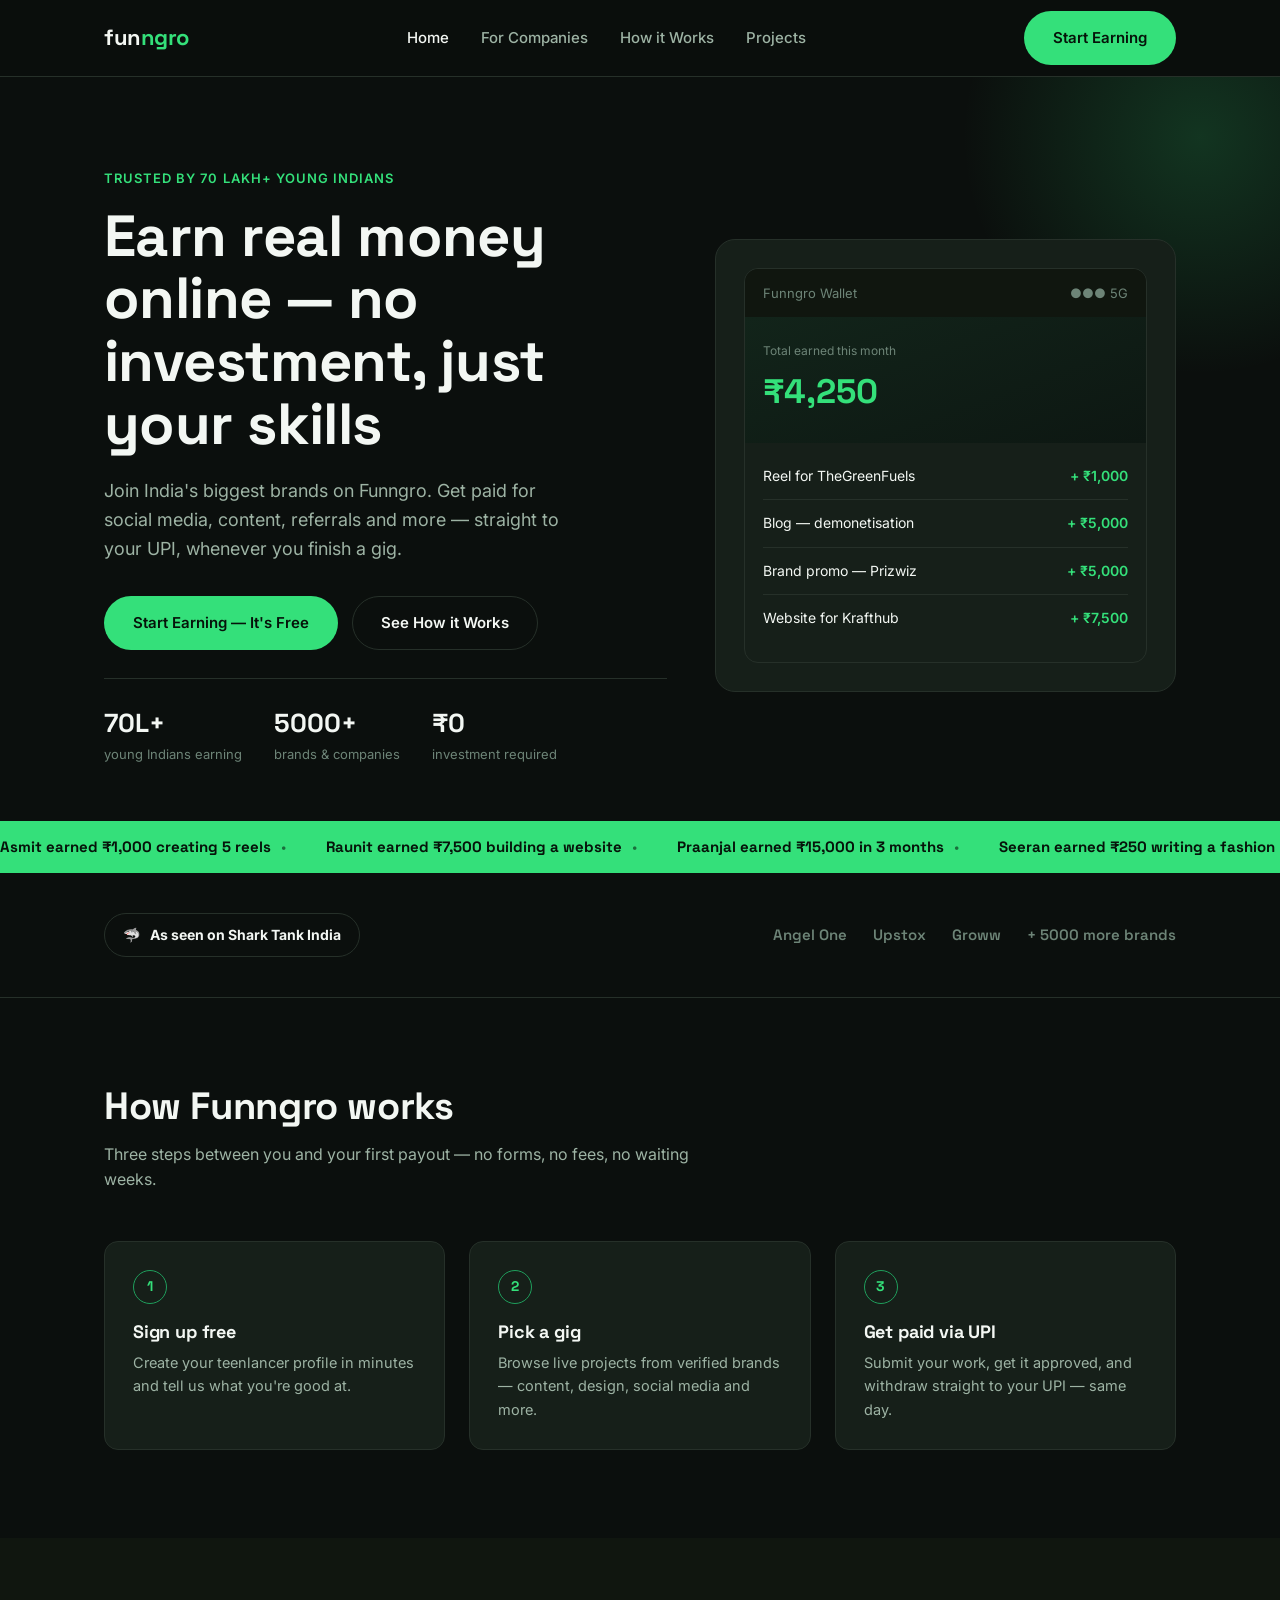
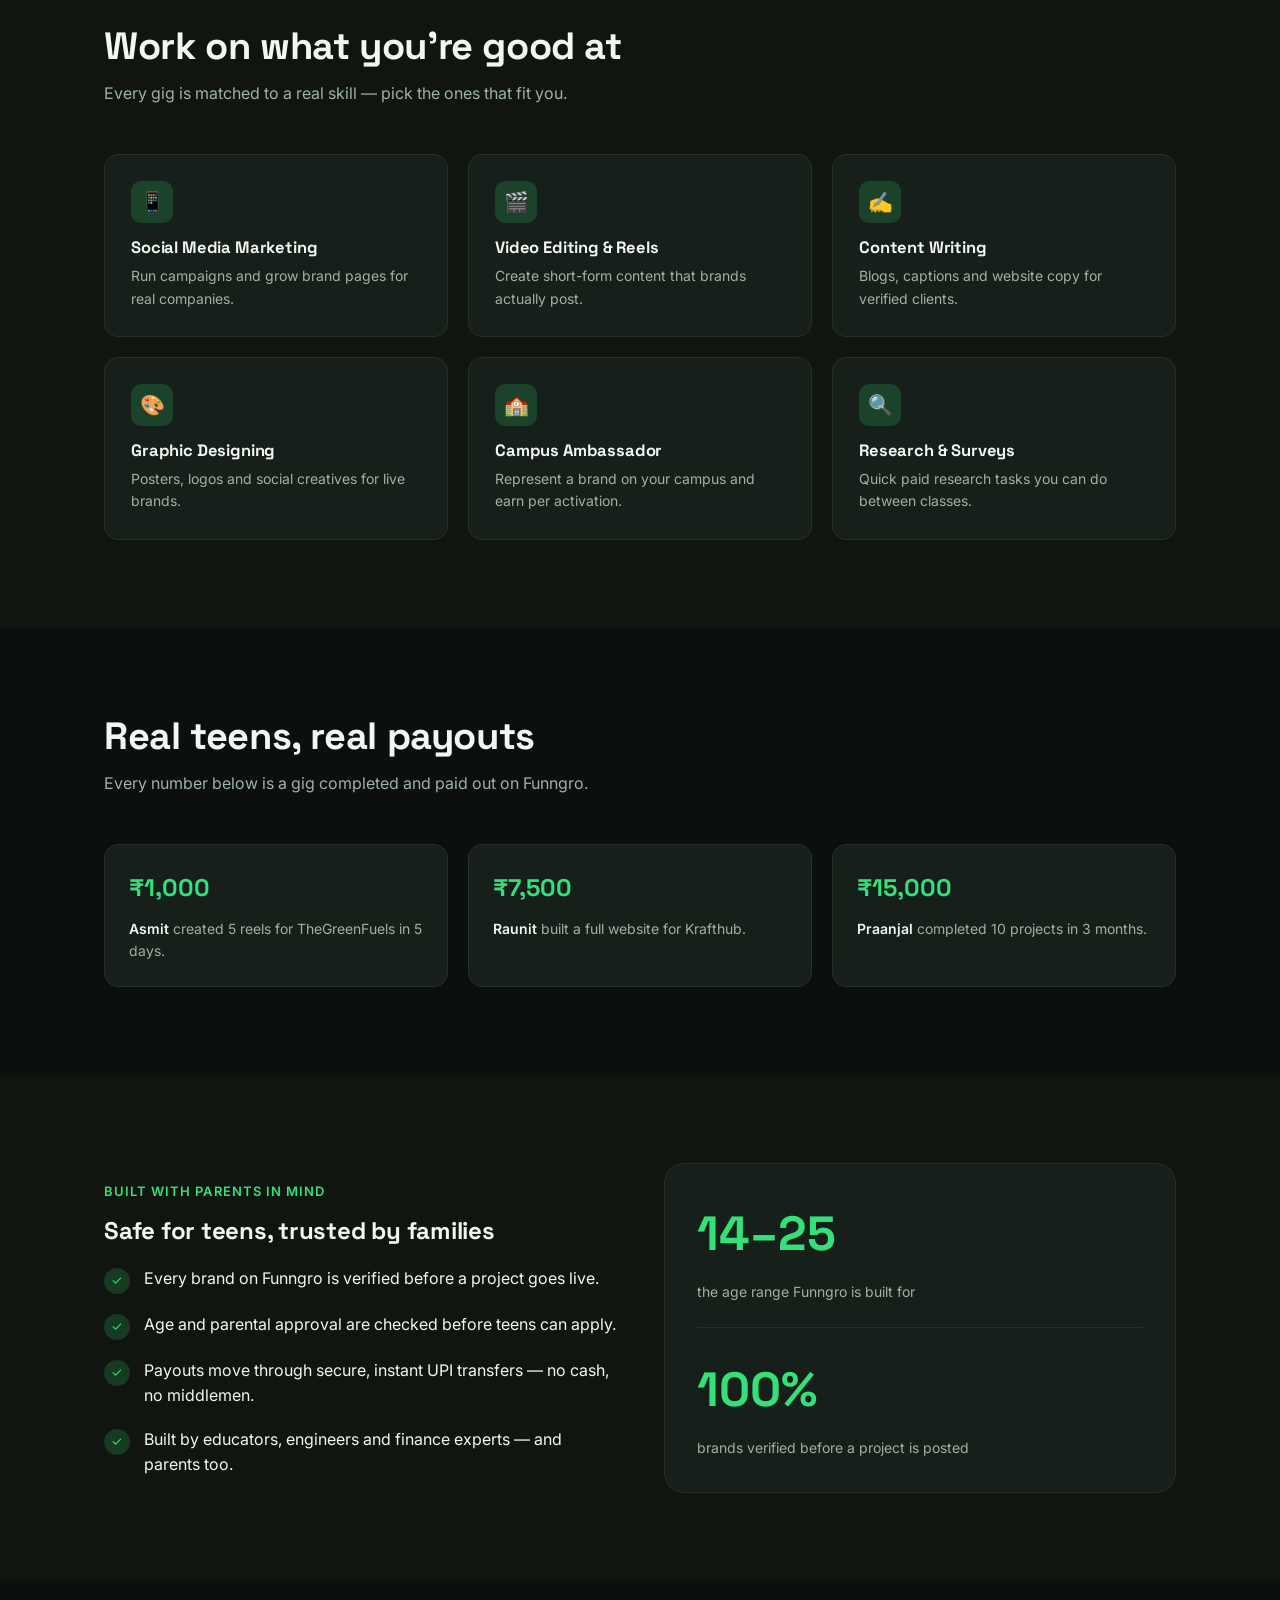
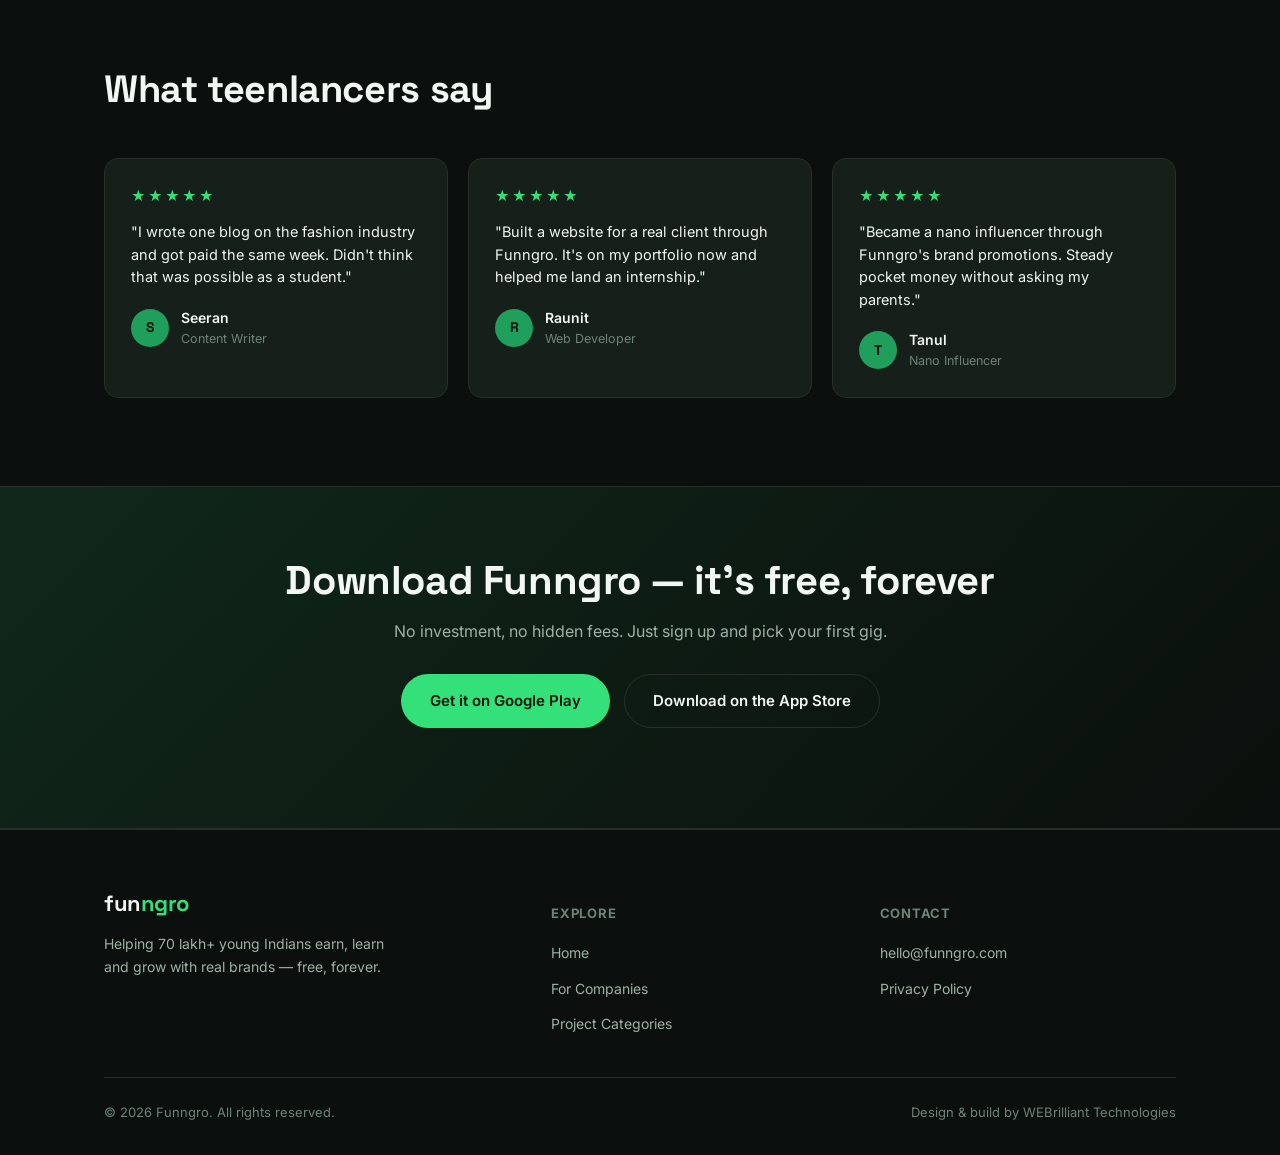
<file: funngro-revamp/index.html>
<!DOCTYPE html>
<html lang="en-IN">
<head>
<meta charset="UTF-8">
<meta name="viewport" content="width=device-width, initial-scale=1.0">
<title>Funngro — Earn Money Online for Students & Teens in India</title>
<meta name="description" content="70 lakh+ young Indians earn with Funngro — brand promotions, content gigs & referrals, paid instantly via UPI. Free forever, no investment.">
<link rel="canonical" href="https://shivanisingh-wp.github.io/funngro-revamp/">
<meta property="og:title" content="Funngro — Earn Money Online for Students & Teens in India">
<meta property="og:description" content="70 lakh+ young Indians earn with Funngro — brand promotions, content gigs & referrals, paid instantly via UPI.">
<meta property="og:type" content="website">
<link rel="preconnect" href="https://fonts.googleapis.com">
<link rel="preconnect" href="https://fonts.gstatic.com" crossorigin>
<link href="https://fonts.googleapis.com/css2?family=Space+Grotesk:wght@500;700&family=Inter:wght@400;500;600;700&display=swap" rel="stylesheet">
<link rel="stylesheet" href="style.css">
</head>
<body>

<nav class="nav">
  <div class="wrap">
    <a href="index.html" class="logo">fun<span>ngro</span></a>
    <ul class="nav-links">
      <li><a href="index.html" class="active">Home</a></li>
      <li><a href="company.html">For Companies</a></li>
      <li><a href="index.html#how">How it Works</a></li>
      <li><a href="index.html#categories">Projects</a></li>
    </ul>
    <div class="nav-cta">
      <a href="#download" class="btn btn-primary">Start Earning</a>
    </div>
  </div>
</nav>

<header class="hero">
  <div class="wrap hero-grid">
    <div>
      <span class="eyebrow">Trusted by 70 lakh+ young Indians</span>
      <h1>Earn real money online — no investment, just your skills</h1>
      <p class="lede">Join India's biggest brands on Funngro. Get paid for social media, content, referrals and more — straight to your UPI, whenever you finish a gig.</p>
      <div class="hero-actions">
        <a href="#download" class="btn btn-primary">Start Earning — It's Free</a>
        <a href="#how" class="btn btn-ghost">See How it Works</a>
      </div>
      <div class="hero-stats">
        <div>
          <div class="stat-num">70L+</div>
          <div class="stat-label">young Indians earning</div>
        </div>
        <div>
          <div class="stat-num">5000+</div>
          <div class="stat-label">brands &amp; companies</div>
        </div>
        <div>
          <div class="stat-num">₹0</div>
          <div class="stat-label">investment required</div>
        </div>
      </div>
    </div>

    <div class="hero-visual">
      <div class="mock-app">
        <div class="mock-app-head">
          <span>Funngro Wallet</span>
          <span>●●● 5G</span>
        </div>
        <div class="mock-balance">
          <div class="label">Total earned this month</div>
          <div class="amount">₹4,250</div>
        </div>
        <div class="mock-list">
          <div class="mock-row"><span>Reel for TheGreenFuels</span><span class="plus">+ ₹1,000</span></div>
          <div class="mock-row"><span>Blog — demonetisation</span><span class="plus">+ ₹5,000</span></div>
          <div class="mock-row"><span>Brand promo — Prizwiz</span><span class="plus">+ ₹5,000</span></div>
          <div class="mock-row"><span>Website for Krafthub</span><span class="plus">+ ₹7,500</span></div>
        </div>
      </div>
    </div>
  </div>
</header>

<!-- Signature element: real earnings ticker -->
<div class="ticker-band" aria-label="Recent Funngro earnings">
  <div class="ticker-track">
    <span class="ticker-item">Asmit earned ₹1,000 creating 5 reels <span class="dot">•</span></span>
    <span class="ticker-item">Raunit earned ₹7,500 building a website <span class="dot">•</span></span>
    <span class="ticker-item">Praanjal earned ₹15,000 in 3 months <span class="dot">•</span></span>
    <span class="ticker-item">Seeran earned ₹250 writing a fashion blog <span class="dot">•</span></span>
    <span class="ticker-item">Tanay earned ₹5,000 for a demonetisation blog <span class="dot">•</span></span>
    <span class="ticker-item">Tanul earned ₹3,000 as a nano influencer <span class="dot">•</span></span>
    <!-- duplicate set for seamless loop -->
    <span class="ticker-item">Asmit earned ₹1,000 creating 5 reels <span class="dot">•</span></span>
    <span class="ticker-item">Raunit earned ₹7,500 building a website <span class="dot">•</span></span>
    <span class="ticker-item">Praanjal earned ₹15,000 in 3 months <span class="dot">•</span></span>
    <span class="ticker-item">Seeran earned ₹250 writing a fashion blog <span class="dot">•</span></span>
    <span class="ticker-item">Tanay earned ₹5,000 for a demonetisation blog <span class="dot">•</span></span>
    <span class="ticker-item">Tanul earned ₹3,000 as a nano influencer <span class="dot">•</span></span>
  </div>
</div>

<section class="trust">
  <div class="wrap trust-inner">
    <div class="trust-badge">🦈 <strong>As seen on Shark Tank India</strong></div>
    <div class="trust-logos">
      <span>Angel One</span><span>Upstox</span><span>Groww</span><span>+ 5000 more brands</span>
    </div>
  </div>
</section>

<section class="section" id="how">
  <div class="wrap">
    <div class="section-head">
      <h2>How Funngro works</h2>
      <p>Three steps between you and your first payout — no forms, no fees, no waiting weeks.</p>
    </div>
    <div class="steps">
      <div class="step-card">
        <div class="step-num">1</div>
        <h3>Sign up free</h3>
        <p>Create your teenlancer profile in minutes and tell us what you're good at.</p>
      </div>
      <div class="step-card">
        <div class="step-num">2</div>
        <h3>Pick a gig</h3>
        <p>Browse live projects from verified brands — content, design, social media and more.</p>
      </div>
      <div class="step-card">
        <div class="step-num">3</div>
        <h3>Get paid via UPI</h3>
        <p>Submit your work, get it approved, and withdraw straight to your UPI — same day.</p>
      </div>
    </div>
  </div>
</section>

<section class="section section-alt" id="categories">
  <div class="wrap">
    <div class="section-head">
      <h2>Work on what you're good at</h2>
      <p>Every gig is matched to a real skill — pick the ones that fit you.</p>
    </div>
    <div class="cards-grid">
      <div class="cat-card"><div class="cat-icon">📱</div><h3>Social Media Marketing</h3><p>Run campaigns and grow brand pages for real companies.</p></div>
      <div class="cat-card"><div class="cat-icon">🎬</div><h3>Video Editing &amp; Reels</h3><p>Create short-form content that brands actually post.</p></div>
      <div class="cat-card"><div class="cat-icon">✍️</div><h3>Content Writing</h3><p>Blogs, captions and website copy for verified clients.</p></div>
      <div class="cat-card"><div class="cat-icon">🎨</div><h3>Graphic Designing</h3><p>Posters, logos and social creatives for live brands.</p></div>
      <div class="cat-card"><div class="cat-icon">🏫</div><h3>Campus Ambassador</h3><p>Represent a brand on your campus and earn per activation.</p></div>
      <div class="cat-card"><div class="cat-icon">🔍</div><h3>Research &amp; Surveys</h3><p>Quick paid research tasks you can do between classes.</p></div>
    </div>
  </div>
</section>

<section class="section">
  <div class="wrap">
    <div class="section-head">
      <h2>Real teens, real payouts</h2>
      <p>Every number below is a gig completed and paid out on Funngro.</p>
    </div>
    <div class="proof-grid">
      <div class="proof-card">
        <div class="proof-amount">₹1,000</div>
        <p><span class="proof-name">Asmit</span> created 5 reels for TheGreenFuels in 5 days.</p>
      </div>
      <div class="proof-card">
        <div class="proof-amount">₹7,500</div>
        <p><span class="proof-name">Raunit</span> built a full website for Krafthub.</p>
      </div>
      <div class="proof-card">
        <div class="proof-amount">₹15,000</div>
        <p><span class="proof-name">Praanjal</span> completed 10 projects in 3 months.</p>
      </div>
    </div>
  </div>
</section>

<section class="section section-alt">
  <div class="wrap safety">
    <div>
      <span class="eyebrow">Built with parents in mind</span>
      <h2>Safe for teens, trusted by families</h2>
      <ul class="safety-list">
        <li><span class="safety-check">✓</span><span>Every brand on Funngro is verified before a project goes live.</span></li>
        <li><span class="safety-check">✓</span><span>Age and parental approval are checked before teens can apply.</span></li>
        <li><span class="safety-check">✓</span><span>Payouts move through secure, instant UPI transfers — no cash, no middlemen.</span></li>
        <li><span class="safety-check">✓</span><span>Built by educators, engineers and finance experts — and parents too.</span></li>
      </ul>
    </div>
    <div class="safety-visual">
      <div class="big-num">14–25</div>
      <div class="big-label">the age range Funngro is built for</div>
      <hr>
      <div class="big-num">100%</div>
      <div class="big-label">brands verified before a project is posted</div>
    </div>
  </div>
</section>

<section class="section">
  <div class="wrap">
    <div class="section-head">
      <h2>What teenlancers say</h2>
    </div>
    <div class="testi-grid">
      <div class="testi-card">
        <div class="stars">★★★★★</div>
        <p class="quote">"I wrote one blog on the fashion industry and got paid the same week. Didn't think that was possible as a student."</p>
        <div class="testi-who"><div class="testi-avatar">S</div><div><div class="testi-name">Seeran</div><div class="testi-role">Content Writer</div></div></div>
      </div>
      <div class="testi-card">
        <div class="stars">★★★★★</div>
        <p class="quote">"Built a website for a real client through Funngro. It's on my portfolio now and helped me land an internship."</p>
        <div class="testi-who"><div class="testi-avatar">R</div><div><div class="testi-name">Raunit</div><div class="testi-role">Web Developer</div></div></div>
      </div>
      <div class="testi-card">
        <div class="stars">★★★★★</div>
        <p class="quote">"Became a nano influencer through Funngro's brand promotions. Steady pocket money without asking my parents."</p>
        <div class="testi-who"><div class="testi-avatar">T</div><div><div class="testi-name">Tanul</div><div class="testi-role">Nano Influencer</div></div></div>
      </div>
    </div>
  </div>
</section>

<section class="cta-band" id="download">
  <div class="wrap">
    <h2>Download Funngro — it's free, forever</h2>
    <p>No investment, no hidden fees. Just sign up and pick your first gig.</p>
    <div class="hero-actions">
      <a href="#" class="btn btn-primary">Get it on Google Play</a>
      <a href="#" class="btn btn-ghost">Download on the App Store</a>
    </div>
  </div>
</section>

<footer class="footer">
  <div class="wrap">
    <div class="footer-grid">
      <div class="footer-brand">
        <a href="index.html" class="logo">fun<span>ngro</span></a>
        <p>Helping 70 lakh+ young Indians earn, learn and grow with real brands — free, forever.</p>
      </div>
      <div class="footer-col">
        <h4>Explore</h4>
        <ul>
          <li><a href="index.html">Home</a></li>
          <li><a href="company.html">For Companies</a></li>
          <li><a href="index.html#categories">Project Categories</a></li>
        </ul>
      </div>
      <div class="footer-col">
        <h4>Contact</h4>
        <ul>
          <li><a href="mailto:hello@funngro.com">hello@funngro.com</a></li>
          <li><a href="#">Privacy Policy</a></li>
        </ul>
      </div>
    </div>
    <div class="footer-bottom">
      <span>© 2026 Funngro. All rights reserved.</span>
      <span>Design &amp; build by WEBrilliant Technologies</span>
    </div>
  </div>
</footer>

</body>
</html>
</file>
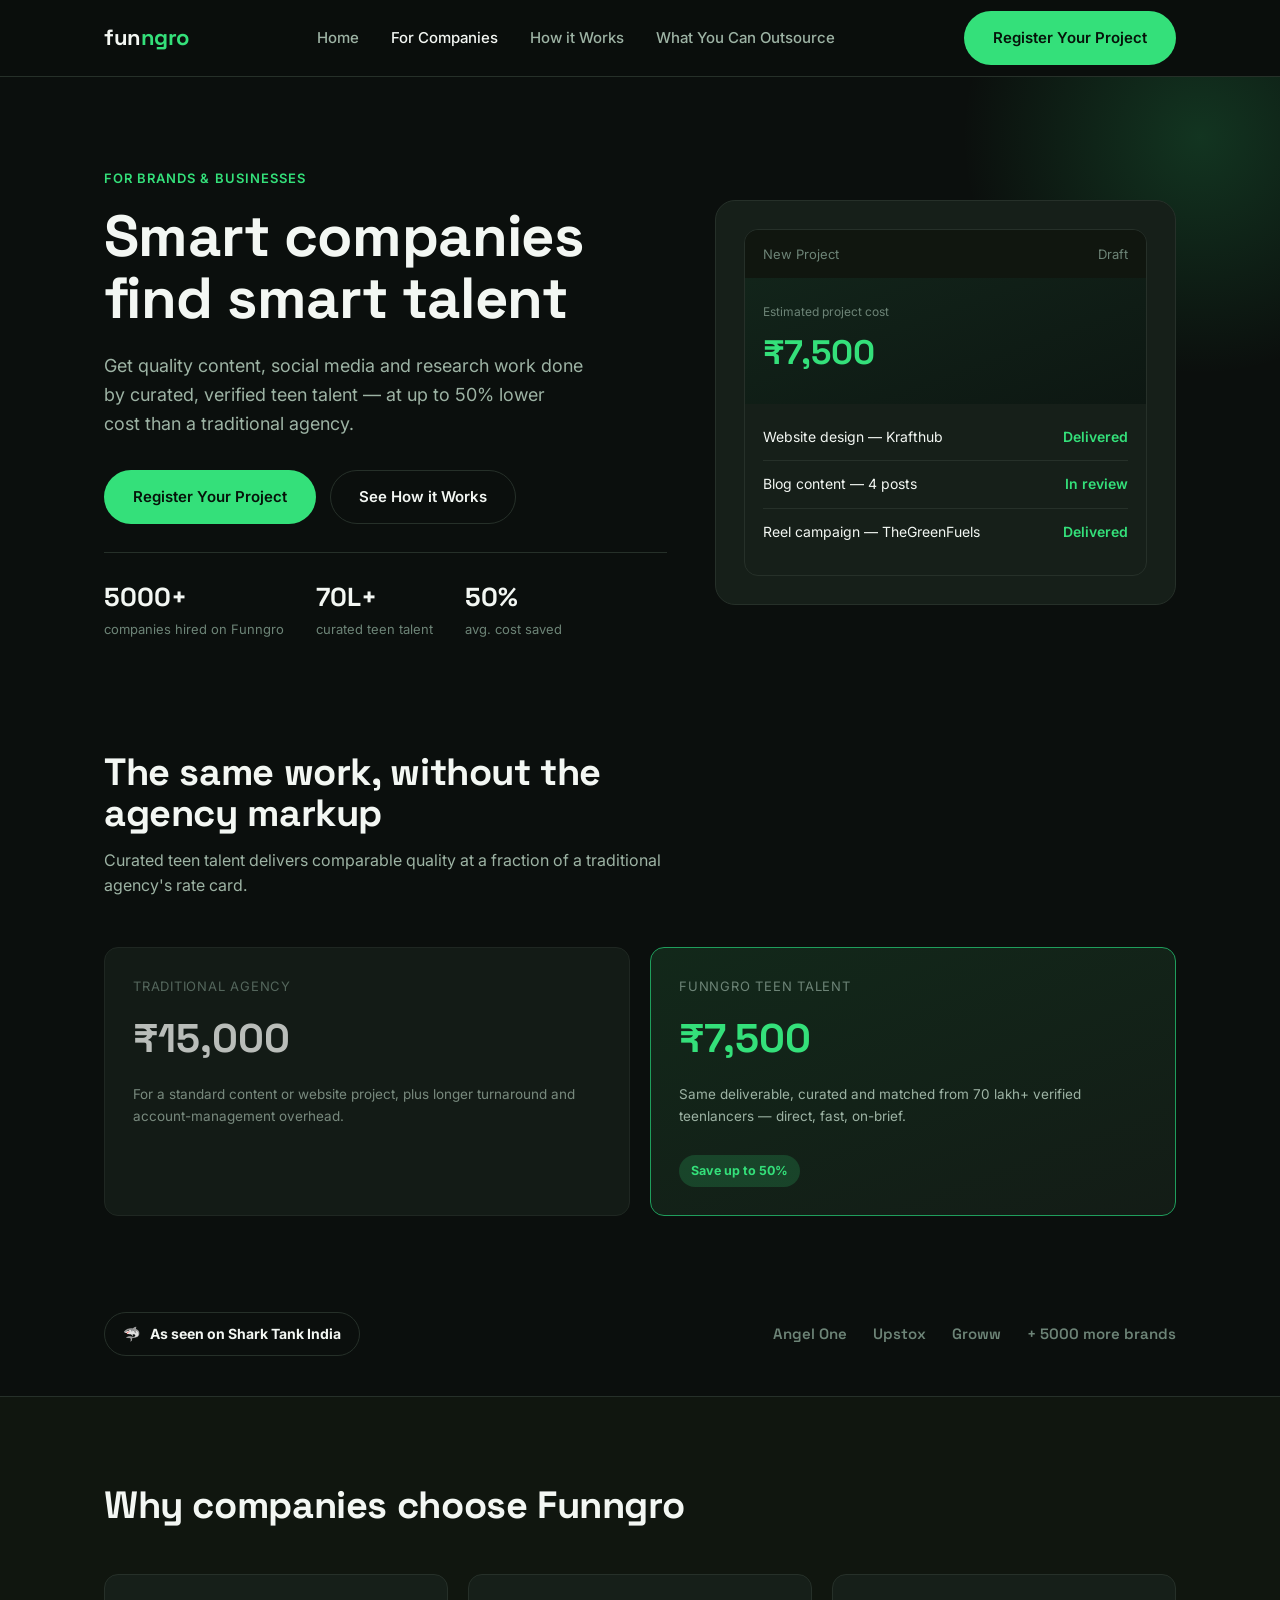
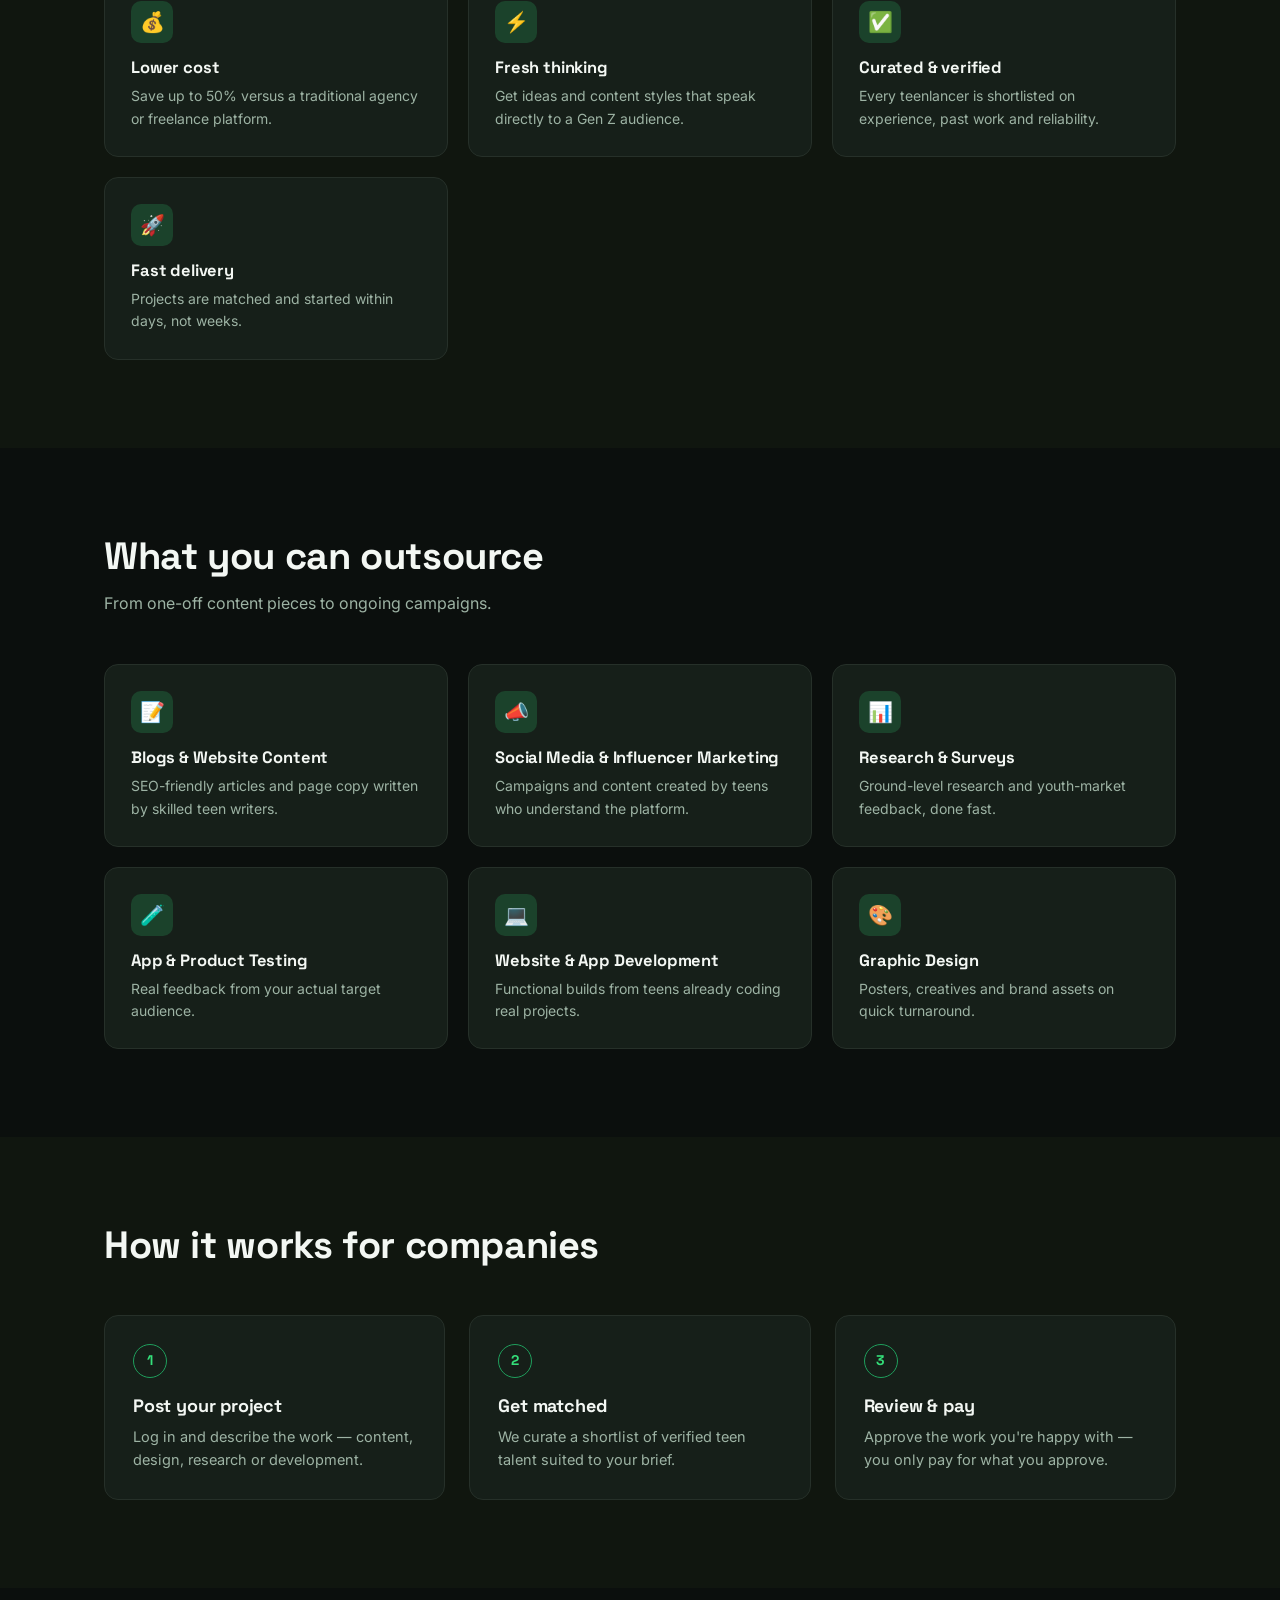
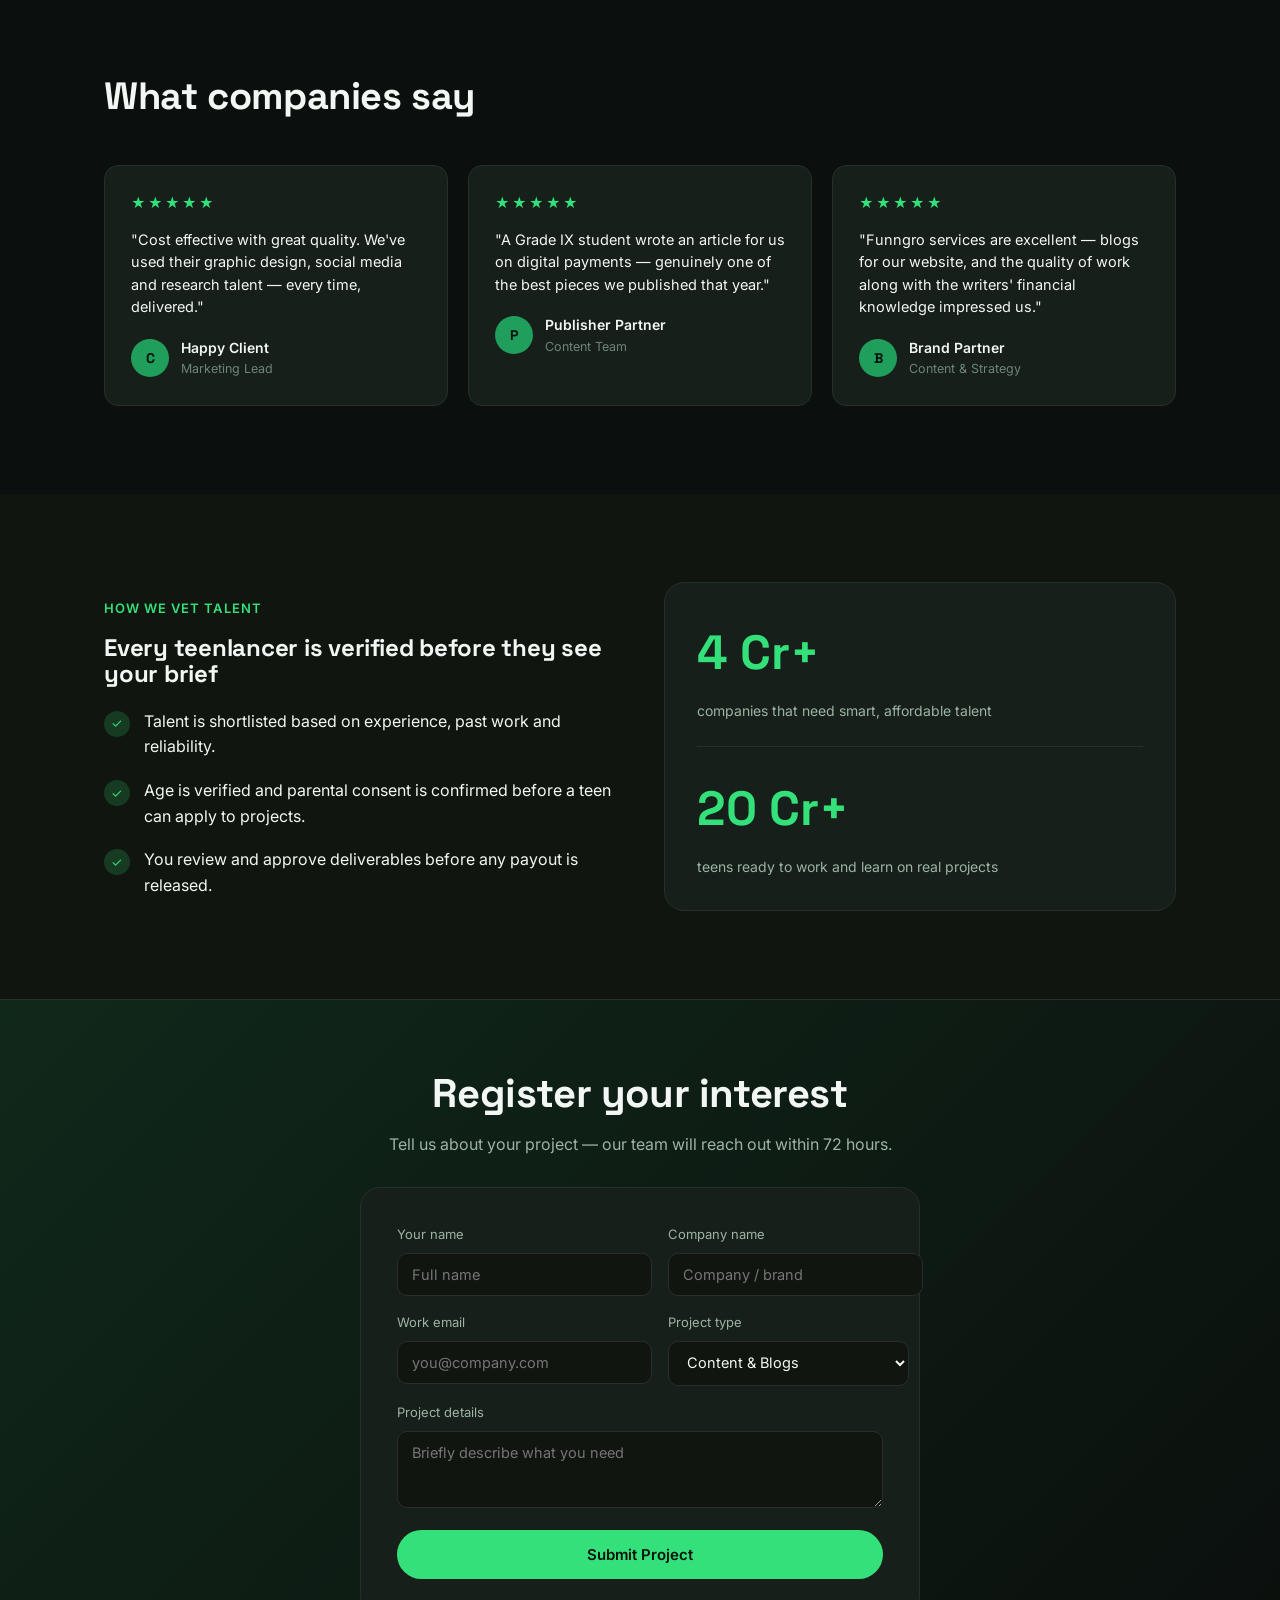
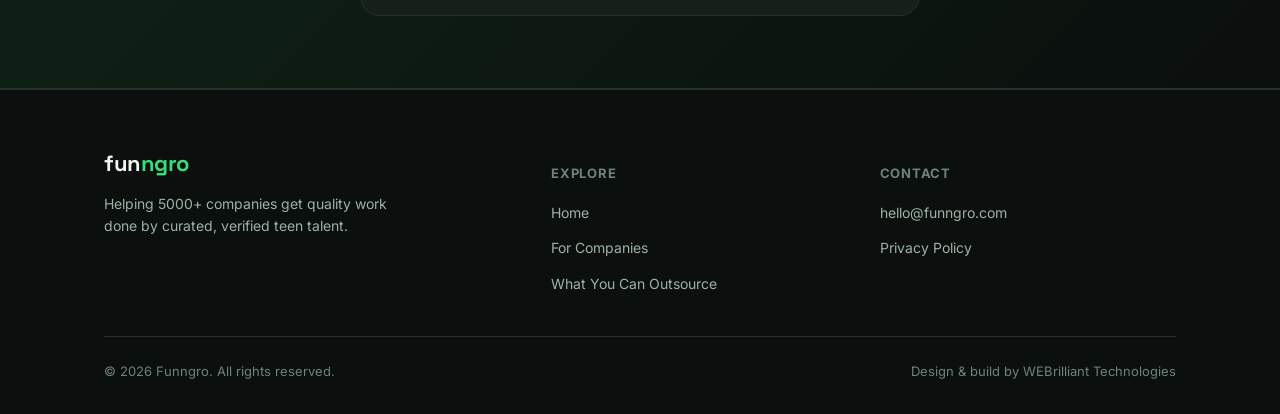
<file: funngro-revamp/company.html>
<!DOCTYPE html>
<html lang="en-IN">
<head>
<meta charset="UTF-8">
<meta name="viewport" content="width=device-width, initial-scale=1.0">
<title>Hire Verified Teen Talent for Your Brand — Funngro for Companies</title>
<meta name="description" content="Get quality content, social media, and research work done by curated, verified teen talent — at up to 50% lower cost. Register your project on Funngro.">
<link rel="canonical" href="https://shivanisingh-wp.github.io/funngro-revamp/company.html">
<meta property="og:title" content="Hire Verified Teen Talent for Your Brand — Funngro for Companies">
<meta property="og:description" content="Get quality content, social media, and research work done by curated, verified teen talent — at up to 50% lower cost.">
<meta property="og:type" content="website">
<link rel="preconnect" href="https://fonts.googleapis.com">
<link rel="preconnect" href="https://fonts.gstatic.com" crossorigin>
<link href="https://fonts.googleapis.com/css2?family=Space+Grotesk:wght@500;700&family=Inter:wght@400;500;600;700&display=swap" rel="stylesheet">
<link rel="stylesheet" href="style.css">
</head>
<body>

<nav class="nav">
  <div class="wrap">
    <a href="index.html" class="logo">fun<span>ngro</span></a>
    <ul class="nav-links">
      <li><a href="index.html">Home</a></li>
      <li><a href="company.html" class="active">For Companies</a></li>
      <li><a href="company.html#how">How it Works</a></li>
      <li><a href="company.html#outsource">What You Can Outsource</a></li>
    </ul>
    <div class="nav-cta">
      <a href="#register" class="btn btn-primary">Register Your Project</a>
    </div>
  </div>
</nav>

<header class="hero">
  <div class="wrap hero-grid">
    <div>
      <span class="eyebrow">For brands &amp; businesses</span>
      <h1>Smart companies find smart talent</h1>
      <p class="lede">Get quality content, social media and research work done by curated, verified teen talent — at up to 50% lower cost than a traditional agency.</p>
      <div class="hero-actions">
        <a href="#register" class="btn btn-primary">Register Your Project</a>
        <a href="#how" class="btn btn-ghost">See How it Works</a>
      </div>
      <div class="hero-stats">
        <div>
          <div class="stat-num">5000+</div>
          <div class="stat-label">companies hired on Funngro</div>
        </div>
        <div>
          <div class="stat-num">70L+</div>
          <div class="stat-label">curated teen talent</div>
        </div>
        <div>
          <div class="stat-num">50%</div>
          <div class="stat-label">avg. cost saved</div>
        </div>
      </div>
    </div>

    <div class="hero-visual">
      <div class="mock-app">
        <div class="mock-app-head">
          <span>New Project</span>
          <span>Draft</span>
        </div>
        <div class="mock-balance">
          <div class="label">Estimated project cost</div>
          <div class="amount">₹7,500</div>
        </div>
        <div class="mock-list">
          <div class="mock-row"><span>Website design — Krafthub</span><span class="plus">Delivered</span></div>
          <div class="mock-row"><span>Blog content — 4 posts</span><span class="plus">In review</span></div>
          <div class="mock-row"><span>Reel campaign — TheGreenFuels</span><span class="plus">Delivered</span></div>
        </div>
      </div>
    </div>
  </div>
</header>

<!-- Signature element: cost comparison strip -->
<section class="section" style="padding-top:56px; padding-bottom:56px;">
  <div class="wrap">
    <div class="section-head">
      <h2>The same work, without the agency markup</h2>
      <p>Curated teen talent delivers comparable quality at a fraction of a traditional agency's rate card.</p>
    </div>
    <div class="compare">
      <div class="compare-card old">
        <div class="compare-label">Traditional agency</div>
        <div class="compare-price">₹15,000</div>
        <p class="compare-note">For a standard content or website project, plus longer turnaround and account-management overhead.</p>
      </div>
      <div class="compare-card new">
        <div class="compare-label">Funngro teen talent</div>
        <div class="compare-price">₹7,500</div>
        <p class="compare-note">Same deliverable, curated and matched from 70 lakh+ verified teenlancers — direct, fast, on-brief.</p>
        <span class="compare-badge">Save up to 50%</span>
      </div>
    </div>
  </div>
</section>

<section class="trust">
  <div class="wrap trust-inner">
    <div class="trust-badge">🦈 <strong>As seen on Shark Tank India</strong></div>
    <div class="trust-logos">
      <span>Angel One</span><span>Upstox</span><span>Groww</span><span>+ 5000 more brands</span>
    </div>
  </div>
</section>

<section class="section section-alt">
  <div class="wrap">
    <div class="section-head">
      <h2>Why companies choose Funngro</h2>
    </div>
    <div class="cards-grid">
      <div class="cat-card"><div class="cat-icon">💰</div><h3>Lower cost</h3><p>Save up to 50% versus a traditional agency or freelance platform.</p></div>
      <div class="cat-card"><div class="cat-icon">⚡</div><h3>Fresh thinking</h3><p>Get ideas and content styles that speak directly to a Gen Z audience.</p></div>
      <div class="cat-card"><div class="cat-icon">✅</div><h3>Curated &amp; verified</h3><p>Every teenlancer is shortlisted on experience, past work and reliability.</p></div>
      <div class="cat-card"><div class="cat-icon">🚀</div><h3>Fast delivery</h3><p>Projects are matched and started within days, not weeks.</p></div>
    </div>
  </div>
</section>

<section class="section" id="outsource">
  <div class="wrap">
    <div class="section-head">
      <h2>What you can outsource</h2>
      <p>From one-off content pieces to ongoing campaigns.</p>
    </div>
    <div class="cards-grid">
      <div class="cat-card"><div class="cat-icon">📝</div><h3>Blogs &amp; Website Content</h3><p>SEO-friendly articles and page copy written by skilled teen writers.</p></div>
      <div class="cat-card"><div class="cat-icon">📣</div><h3>Social Media &amp; Influencer Marketing</h3><p>Campaigns and content created by teens who understand the platform.</p></div>
      <div class="cat-card"><div class="cat-icon">📊</div><h3>Research &amp; Surveys</h3><p>Ground-level research and youth-market feedback, done fast.</p></div>
      <div class="cat-card"><div class="cat-icon">🧪</div><h3>App &amp; Product Testing</h3><p>Real feedback from your actual target audience.</p></div>
      <div class="cat-card"><div class="cat-icon">💻</div><h3>Website &amp; App Development</h3><p>Functional builds from teens already coding real projects.</p></div>
      <div class="cat-card"><div class="cat-icon">🎨</div><h3>Graphic Design</h3><p>Posters, creatives and brand assets on quick turnaround.</p></div>
    </div>
  </div>
</section>

<section class="section section-alt" id="how">
  <div class="wrap">
    <div class="section-head">
      <h2>How it works for companies</h2>
    </div>
    <div class="steps">
      <div class="step-card">
        <div class="step-num">1</div>
        <h3>Post your project</h3>
        <p>Log in and describe the work — content, design, research or development.</p>
      </div>
      <div class="step-card">
        <div class="step-num">2</div>
        <h3>Get matched</h3>
        <p>We curate a shortlist of verified teen talent suited to your brief.</p>
      </div>
      <div class="step-card">
        <div class="step-num">3</div>
        <h3>Review &amp; pay</h3>
        <p>Approve the work you're happy with — you only pay for what you approve.</p>
      </div>
    </div>
  </div>
</section>

<section class="section">
  <div class="wrap">
    <div class="section-head">
      <h2>What companies say</h2>
    </div>
    <div class="testi-grid">
      <div class="testi-card">
        <div class="stars">★★★★★</div>
        <p class="quote">"Cost effective with great quality. We've used their graphic design, social media and research talent — every time, delivered."</p>
        <div class="testi-who"><div class="testi-avatar">C</div><div><div class="testi-name">Happy Client</div><div class="testi-role">Marketing Lead</div></div></div>
      </div>
      <div class="testi-card">
        <div class="stars">★★★★★</div>
        <p class="quote">"A Grade IX student wrote an article for us on digital payments — genuinely one of the best pieces we published that year."</p>
        <div class="testi-who"><div class="testi-avatar">P</div><div><div class="testi-name">Publisher Partner</div><div class="testi-role">Content Team</div></div></div>
      </div>
      <div class="testi-card">
        <div class="stars">★★★★★</div>
        <p class="quote">"Funngro services are excellent — blogs for our website, and the quality of work along with the writers' financial knowledge impressed us."</p>
        <div class="testi-who"><div class="testi-avatar">B</div><div><div class="testi-name">Brand Partner</div><div class="testi-role">Content &amp; Strategy</div></div></div>
      </div>
    </div>
  </div>
</section>

<section class="section section-alt">
  <div class="wrap safety">
    <div>
      <span class="eyebrow">How we vet talent</span>
      <h2>Every teenlancer is verified before they see your brief</h2>
      <ul class="safety-list">
        <li><span class="safety-check">✓</span><span>Talent is shortlisted based on experience, past work and reliability.</span></li>
        <li><span class="safety-check">✓</span><span>Age is verified and parental consent is confirmed before a teen can apply to projects.</span></li>
        <li><span class="safety-check">✓</span><span>You review and approve deliverables before any payout is released.</span></li>
      </ul>
    </div>
    <div class="safety-visual">
      <div class="big-num">4 Cr+</div>
      <div class="big-label">companies that need smart, affordable talent</div>
      <hr>
      <div class="big-num">20 Cr+</div>
      <div class="big-label">teens ready to work and learn on real projects</div>
    </div>
  </div>
</section>

<section class="cta-band" id="register">
  <div class="wrap">
    <h2>Register your interest</h2>
    <p>Tell us about your project — our team will reach out within 72 hours.</p>
    <form class="reg-form" action="#" method="post">
      <div class="form-row">
        <div class="form-field">
          <label for="name">Your name</label>
          <input type="text" id="name" name="name" placeholder="Full name" required>
        </div>
        <div class="form-field">
          <label for="company">Company name</label>
          <input type="text" id="company" name="company" placeholder="Company / brand" required>
        </div>
      </div>
      <div class="form-row">
        <div class="form-field">
          <label for="email">Work email</label>
          <input type="email" id="email" name="email" placeholder="you@company.com" required>
        </div>
        <div class="form-field">
          <label for="project-type">Project type</label>
          <select id="project-type" name="project-type">
            <option>Content &amp; Blogs</option>
            <option>Social Media Marketing</option>
            <option>Research &amp; Surveys</option>
            <option>Website / App Development</option>
            <option>Graphic Design</option>
          </select>
        </div>
      </div>
      <div class="form-row">
        <div class="form-field full">
          <label for="details">Project details</label>
          <textarea id="details" name="details" rows="3" placeholder="Briefly describe what you need"></textarea>
        </div>
      </div>
      <button type="submit" class="btn btn-primary">Submit Project</button>
    </form>
  </div>
</section>

<footer class="footer">
  <div class="wrap">
    <div class="footer-grid">
      <div class="footer-brand">
        <a href="index.html" class="logo">fun<span>ngro</span></a>
        <p>Helping 5000+ companies get quality work done by curated, verified teen talent.</p>
      </div>
      <div class="footer-col">
        <h4>Explore</h4>
        <ul>
          <li><a href="index.html">Home</a></li>
          <li><a href="company.html">For Companies</a></li>
          <li><a href="company.html#outsource">What You Can Outsource</a></li>
        </ul>
      </div>
      <div class="footer-col">
        <h4>Contact</h4>
        <ul>
          <li><a href="mailto:hello@funngro.com">hello@funngro.com</a></li>
          <li><a href="#">Privacy Policy</a></li>
        </ul>
      </div>
    </div>
    <div class="footer-bottom">
      <span>© 2026 Funngro. All rights reserved.</span>
      <span>Design &amp; build by WEBrilliant Technologies</span>
    </div>
  </div>
</footer>

</body>
</html>
</file>
<file: funngro-revamp/style.css>
/* Funngro Website Revamp — shared styles
   Design tokens
   ------------------------------------------------------------ */
:root {
  --bg: #0b0f0d;
  --bg-alt: #10160f;
  --card: #161f19;
  --card-hover: #1c2820;
  --border: #263029;
  --green: #34e07a;
  --green-dim: #1f9e5c;
  --green-glow: rgba(52, 224, 122, 0.18);
  --text: #f3f7f3;
  --text-muted: #9db3a4;
  --text-faint: #6d8477;
  --font-display: "Space Grotesk", sans-serif;
  --font-body: "Inter", sans-serif;
  --radius: 14px;
  --wrap: 1120px;
}

* { box-sizing: border-box; }
html { scroll-behavior: smooth; }

body {
  margin: 0;
  background: var(--bg);
  color: var(--text);
  font-family: var(--font-body);
  font-size: 16px;
  line-height: 1.6;
  -webkit-font-smoothing: antialiased;
}

img { max-width: 100%; display: block; }
a { color: inherit; text-decoration: none; }

h1, h2, h3 {
  font-family: var(--font-display);
  font-weight: 700;
  line-height: 1.08;
  letter-spacing: -0.01em;
  margin: 0;
}

.wrap {
  max-width: var(--wrap);
  margin: 0 auto;
  padding: 0 24px;
}

:focus-visible {
  outline: 2px solid var(--green);
  outline-offset: 3px;
}

/* Buttons
   ------------------------------------------------------------ */
.btn {
  display: inline-flex;
  align-items: center;
  gap: 8px;
  padding: 14px 28px;
  border-radius: 100px;
  font-family: var(--font-body);
  font-weight: 600;
  font-size: 15px;
  cursor: pointer;
  border: 1px solid transparent;
  transition: transform 0.15s ease, background 0.15s ease, border-color 0.15s ease;
}
.btn:hover { transform: translateY(-2px); }
.btn-primary { background: var(--green); color: #06130a; }
.btn-primary:hover { background: #4bf090; }
.btn-ghost { background: transparent; color: var(--text); border-color: var(--border); }
.btn-ghost:hover { border-color: var(--green); color: var(--green); }

.eyebrow {
  display: inline-block;
  font-family: var(--font-body);
  font-size: 13px;
  font-weight: 600;
  letter-spacing: 0.08em;
  text-transform: uppercase;
  color: var(--green);
  margin-bottom: 16px;
}

/* Nav
   ------------------------------------------------------------ */
.nav {
  position: sticky;
  top: 0;
  z-index: 50;
  background: rgba(11, 15, 13, 0.85);
  backdrop-filter: blur(10px);
  border-bottom: 1px solid var(--border);
}
.nav .wrap {
  display: flex;
  align-items: center;
  justify-content: space-between;
  height: 76px;
}
.logo {
  font-family: var(--font-display);
  font-weight: 700;
  font-size: 22px;
  letter-spacing: -0.02em;
}
.logo span { color: var(--green); }
.nav-links {
  display: flex;
  align-items: center;
  gap: 32px;
  list-style: none;
  margin: 0;
  padding: 0;
}
.nav-links a {
  font-size: 15px;
  font-weight: 500;
  color: var(--text-muted);
  transition: color 0.15s ease;
}
.nav-links a:hover, .nav-links a.active { color: var(--text); }
.nav-cta { display: flex; align-items: center; gap: 20px; }
.nav-toggle { display: none; }

/* Hero
   ------------------------------------------------------------ */
.hero {
  padding: 88px 0 56px;
  position: relative;
  overflow: hidden;
}
.hero::before {
  content: "";
  position: absolute;
  top: -180px;
  right: -160px;
  width: 480px;
  height: 480px;
  background: radial-gradient(circle, var(--green-glow), transparent 70%);
  pointer-events: none;
}
.hero-grid {
  display: grid;
  grid-template-columns: 1.1fr 0.9fr;
  gap: 48px;
  align-items: center;
}
.hero h1 {
  font-size: clamp(36px, 5vw, 58px);
}
.hero .accent { color: var(--green); }
.hero p.lede {
  font-size: 18px;
  color: var(--text-muted);
  max-width: 480px;
  margin: 22px 0 32px;
}
.hero-actions { display: flex; gap: 14px; flex-wrap: wrap; margin-bottom: 28px; }
.hero-stats {
  display: flex;
  gap: 32px;
  padding-top: 24px;
  border-top: 1px solid var(--border);
}
.hero-stats .stat-num {
  font-family: var(--font-display);
  font-size: 26px;
  font-weight: 700;
  color: var(--text);
}
.hero-stats .stat-label {
  font-size: 13px;
  color: var(--text-faint);
}

.hero-visual {
  background: var(--card);
  border: 1px solid var(--border);
  border-radius: 20px;
  padding: 28px;
  position: relative;
}
.mock-app { border-radius: 14px; overflow: hidden; border: 1px solid var(--border); }
.mock-app-head {
  background: var(--bg-alt);
  padding: 14px 18px;
  display: flex;
  justify-content: space-between;
  align-items: center;
  font-size: 13px;
  color: var(--text-faint);
}
.mock-balance {
  padding: 24px 18px;
  background: linear-gradient(160deg, #12241a, #0d1712);
}
.mock-balance .label { font-size: 12px; color: var(--text-faint); }
.mock-balance .amount {
  font-family: var(--font-display);
  font-size: 34px;
  font-weight: 700;
  color: var(--green);
  margin-top: 4px;
}
.mock-list { padding: 10px 18px 20px; }
.mock-row {
  display: flex;
  justify-content: space-between;
  padding: 12px 0;
  border-bottom: 1px solid var(--border);
  font-size: 14px;
}
.mock-row:last-child { border-bottom: none; }
.mock-row .plus { color: var(--green); font-weight: 600; }

/* Signature: earnings ticker
   ------------------------------------------------------------ */
.ticker-band {
  background: var(--green);
  color: #06130a;
  overflow: hidden;
  padding: 14px 0;
}
.ticker-track {
  display: flex;
  gap: 40px;
  width: max-content;
  animation: ticker-scroll 32s linear infinite;
}
@media (prefers-reduced-motion: reduce) {
  .ticker-track { animation: none; }
}
.ticker-item {
  font-family: var(--font-display);
  font-weight: 700;
  font-size: 15px;
  white-space: nowrap;
  display: flex;
  align-items: center;
  gap: 10px;
}
.ticker-item .dot { opacity: 0.55; font-weight: 400; }
@keyframes ticker-scroll {
  from { transform: translateX(0); }
  to { transform: translateX(-50%); }
}

/* Trust bar
   ------------------------------------------------------------ */
.trust {
  padding: 40px 0;
  border-bottom: 1px solid var(--border);
}
.trust-inner {
  display: flex;
  align-items: center;
  gap: 28px;
  flex-wrap: wrap;
  justify-content: space-between;
}
.trust-badge {
  display: flex;
  align-items: center;
  gap: 10px;
  font-size: 14px;
  color: var(--text-muted);
  border: 1px solid var(--border);
  padding: 10px 18px;
  border-radius: 100px;
}
.trust-badge strong { color: var(--text); }
.trust-logos {
  display: flex;
  gap: 26px;
  flex-wrap: wrap;
  color: var(--text-faint);
  font-family: var(--font-display);
  font-weight: 600;
  font-size: 15px;
}

/* Generic section
   ------------------------------------------------------------ */
.section { padding: 88px 0; }
.section-alt { background: var(--bg-alt); }
.section-head { max-width: 620px; margin-bottom: 48px; }
.section-head h2 { font-size: clamp(28px, 3.4vw, 38px); }
.section-head p { color: var(--text-muted); margin-top: 14px; font-size: 16px; }

/* Steps */
.steps {
  display: grid;
  grid-template-columns: repeat(3, 1fr);
  gap: 24px;
}
.step-card {
  background: var(--card);
  border: 1px solid var(--border);
  border-radius: var(--radius);
  padding: 28px;
}
.step-num {
  font-family: var(--font-display);
  font-size: 14px;
  font-weight: 700;
  color: var(--green);
  border: 1px solid var(--green-dim);
  width: 34px; height: 34px;
  border-radius: 50%;
  display: flex; align-items: center; justify-content: center;
  margin-bottom: 18px;
}
.step-card h3 { font-size: 18px; margin-bottom: 10px; }
.step-card p { color: var(--text-muted); font-size: 14.5px; margin: 0; }
.step-arrow {
  display: none;
}

/* Cards grid */
.cards-grid {
  display: grid;
  grid-template-columns: repeat(3, 1fr);
  gap: 20px;
}
.cat-card {
  background: var(--card);
  border: 1px solid var(--border);
  border-radius: var(--radius);
  padding: 26px;
  transition: border-color 0.15s ease, background 0.15s ease;
}
.cat-card:hover { border-color: var(--green-dim); background: var(--card-hover); }
.cat-icon {
  width: 42px; height: 42px;
  border-radius: 10px;
  background: var(--green-glow);
  color: var(--green);
  display: flex; align-items: center; justify-content: center;
  font-size: 20px;
  margin-bottom: 16px;
}
.cat-card h3 { font-size: 16.5px; margin-bottom: 8px; }
.cat-card p { color: var(--text-muted); font-size: 14px; margin: 0; }

/* Proof cards */
.proof-grid {
  display: grid;
  grid-template-columns: repeat(3, 1fr);
  gap: 20px;
}
.proof-card {
  background: var(--card);
  border: 1px solid var(--border);
  border-radius: var(--radius);
  padding: 24px;
}
.proof-amount {
  font-family: var(--font-display);
  font-size: 24px;
  font-weight: 700;
  color: var(--green);
}
.proof-card p { color: var(--text-muted); font-size: 14px; margin: 10px 0 0; }
.proof-name { color: var(--text); font-weight: 600; }

/* Safety split */
.safety {
  display: grid;
  grid-template-columns: 1fr 1fr;
  gap: 48px;
  align-items: center;
}
.safety-list { list-style: none; margin: 22px 0 0; padding: 0; display: flex; flex-direction: column; gap: 18px; }
.safety-list li { display: flex; gap: 14px; align-items: flex-start; }
.safety-check {
  flex-shrink: 0;
  width: 26px; height: 26px;
  border-radius: 50%;
  background: var(--green-glow);
  color: var(--green);
  display: flex; align-items: center; justify-content: center;
  font-size: 13px;
  margin-top: 2px;
}
.safety-visual {
  background: var(--card);
  border: 1px solid var(--border);
  border-radius: 20px;
  padding: 32px;
}
.safety-visual .big-num {
  font-family: var(--font-display);
  font-size: 48px;
  font-weight: 700;
  color: var(--green);
}
.safety-visual .big-label { color: var(--text-muted); font-size: 14px; margin-top: 8px; }
.safety-visual hr { border: none; border-top: 1px solid var(--border); margin: 24px 0; }

/* Testimonials */
.testi-grid {
  display: grid;
  grid-template-columns: repeat(3, 1fr);
  gap: 20px;
}
.testi-card {
  background: var(--card);
  border: 1px solid var(--border);
  border-radius: var(--radius);
  padding: 26px;
}
.stars { color: var(--green); font-size: 14px; margin-bottom: 14px; letter-spacing: 2px; }
.testi-card p.quote { font-size: 14.5px; color: var(--text); margin: 0 0 18px; line-height: 1.55; }
.testi-who { display: flex; align-items: center; gap: 12px; }
.testi-avatar {
  width: 38px; height: 38px;
  border-radius: 50%;
  background: var(--green-dim);
  color: #06130a;
  font-family: var(--font-display);
  font-weight: 700;
  display: flex; align-items: center; justify-content: center;
  font-size: 14px;
}
.testi-name { font-size: 14px; font-weight: 600; }
.testi-role { font-size: 12.5px; color: var(--text-faint); }

/* Final CTA band */
.cta-band {
  background: linear-gradient(135deg, #10281a, #0b0f0d);
  border-top: 1px solid var(--border);
  border-bottom: 1px solid var(--border);
  padding: 72px 0;
  text-align: center;
}
.cta-band h2 { font-size: clamp(28px, 4vw, 40px); margin-bottom: 16px; }
.cta-band p { color: var(--text-muted); margin-bottom: 30px; }
.cta-band .hero-actions { justify-content: center; }

/* Cost comparison (Company page signature) */
.compare {
  display: grid;
  grid-template-columns: 1fr 1fr;
  gap: 20px;
}
.compare-card {
  border-radius: var(--radius);
  padding: 28px;
  border: 1px solid var(--border);
}
.compare-card.old { background: var(--card); opacity: 0.75; }
.compare-card.new { background: linear-gradient(160deg, #12281a, #131c16); border-color: var(--green-dim); }
.compare-label { font-size: 13px; color: var(--text-faint); text-transform: uppercase; letter-spacing: 0.06em; }
.compare-price {
  font-family: var(--font-display);
  font-size: 40px;
  font-weight: 700;
  margin: 10px 0;
}
.compare-card.new .compare-price { color: var(--green); }
.compare-note { font-size: 13.5px; color: var(--text-muted); }
.compare-badge {
  display: inline-block;
  margin-top: 14px;
  font-size: 12.5px;
  font-weight: 700;
  color: var(--green);
  background: var(--green-glow);
  padding: 6px 12px;
  border-radius: 100px;
}

/* Form (Company register interest) */
.reg-form {
  background: var(--card);
  border: 1px solid var(--border);
  border-radius: 20px;
  padding: 36px;
  max-width: 560px;
  margin: 0 auto;
  text-align: left;
}
.form-row { display: grid; grid-template-columns: 1fr 1fr; gap: 16px; margin-bottom: 16px; }
.form-field { display: flex; flex-direction: column; gap: 8px; }
.form-field.full { grid-column: 1 / -1; }
.form-field label { font-size: 13px; color: var(--text-muted); }
.form-field input, .form-field select, .form-field textarea {
  background: var(--bg-alt);
  border: 1px solid var(--border);
  border-radius: 10px;
  padding: 12px 14px;
  color: var(--text);
  font-family: var(--font-body);
  font-size: 14.5px;
}
.form-field input:focus, .form-field select:focus, .form-field textarea:focus {
  outline: 2px solid var(--green);
  outline-offset: 1px;
  border-color: var(--green);
}
.reg-form .btn { width: 100%; justify-content: center; margin-top: 6px; }

/* Footer */
.footer {
  padding: 56px 0 32px;
  border-top: 1px solid var(--border);
}
.footer-grid {
  display: grid;
  grid-template-columns: 1.4fr 1fr 1fr;
  gap: 32px;
  margin-bottom: 40px;
}
.footer-brand p { color: var(--text-muted); font-size: 14px; max-width: 300px; margin-top: 12px; }
.footer-col h4 { font-size: 13px; color: var(--text-faint); text-transform: uppercase; letter-spacing: 0.06em; margin-bottom: 16px; }
.footer-col ul { list-style: none; margin: 0; padding: 0; display: flex; flex-direction: column; gap: 10px; }
.footer-col a { font-size: 14px; color: var(--text-muted); }
.footer-col a:hover { color: var(--green); }
.footer-bottom {
  display: flex;
  justify-content: space-between;
  align-items: center;
  padding-top: 24px;
  border-top: 1px solid var(--border);
  font-size: 13px;
  color: var(--text-faint);
  flex-wrap: wrap;
  gap: 12px;
}

/* Responsive
   ------------------------------------------------------------ */
@media (max-width: 900px) {
  .hero-grid { grid-template-columns: 1fr; }
  .hero-visual { order: -1; }
  .steps, .cards-grid, .proof-grid, .testi-grid { grid-template-columns: 1fr 1fr; }
  .safety { grid-template-columns: 1fr; }
  .footer-grid { grid-template-columns: 1fr 1fr; }
  .compare { grid-template-columns: 1fr; }
}
@media (max-width: 640px) {
  .nav-links { display: none; }
  .steps, .cards-grid, .proof-grid, .testi-grid, .footer-grid { grid-template-columns: 1fr; }
  .hero-stats { flex-wrap: wrap; gap: 20px; }
  .trust-inner { flex-direction: column; align-items: flex-start; }
  .form-row { grid-template-columns: 1fr; }
  .section { padding: 60px 0; }
}
</file>
